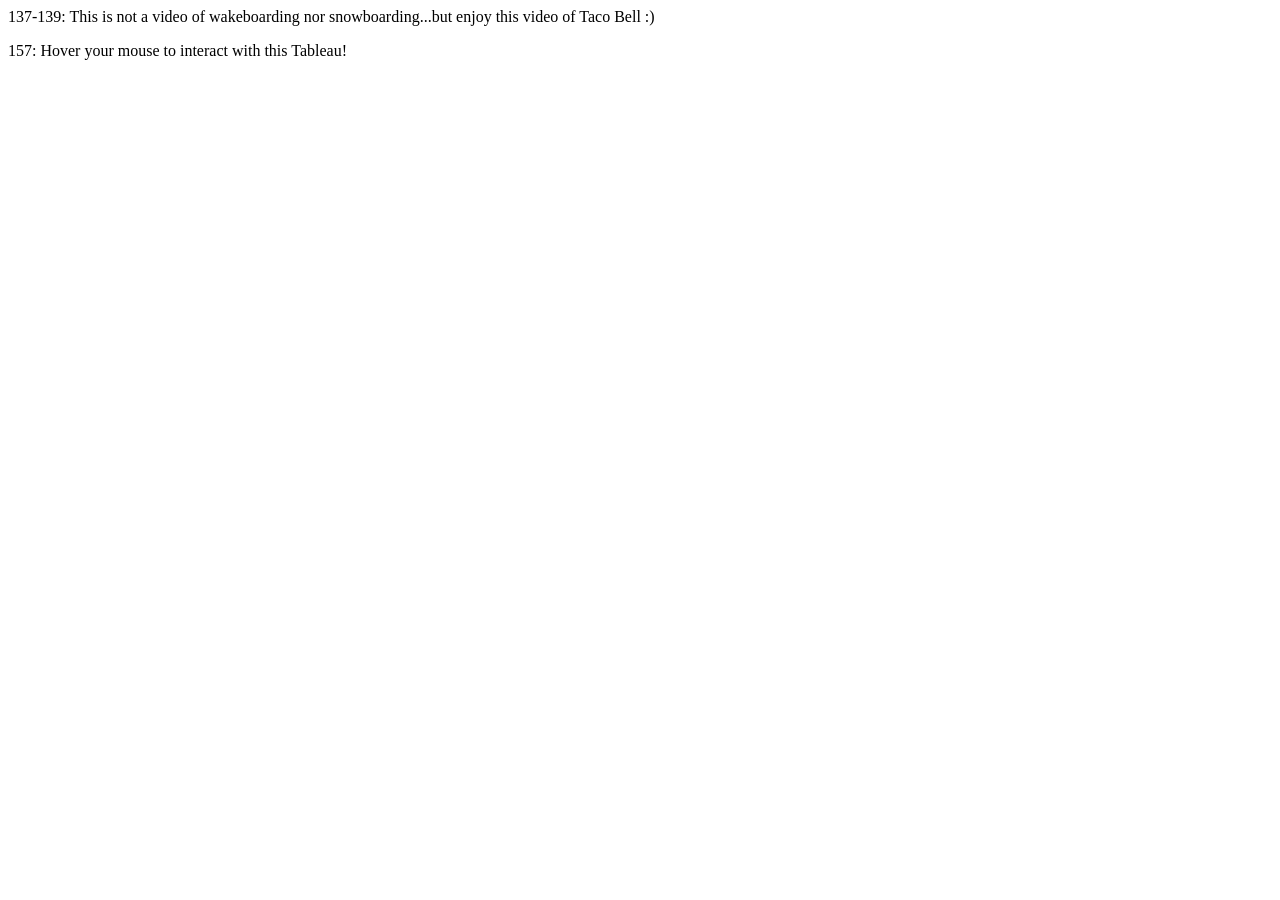
<file: scratch.html>
<html>
    <body>
        <!-- Other content -->
        <p>137-139: This is not a video of wakeboarding nor snowboarding...but enjoy this video of Taco Bell :)</p>
        <!-- Other content -->
        <p>157: Hover your mouse to interact with this Tableau!</p>
    </body>
</html>
</file>
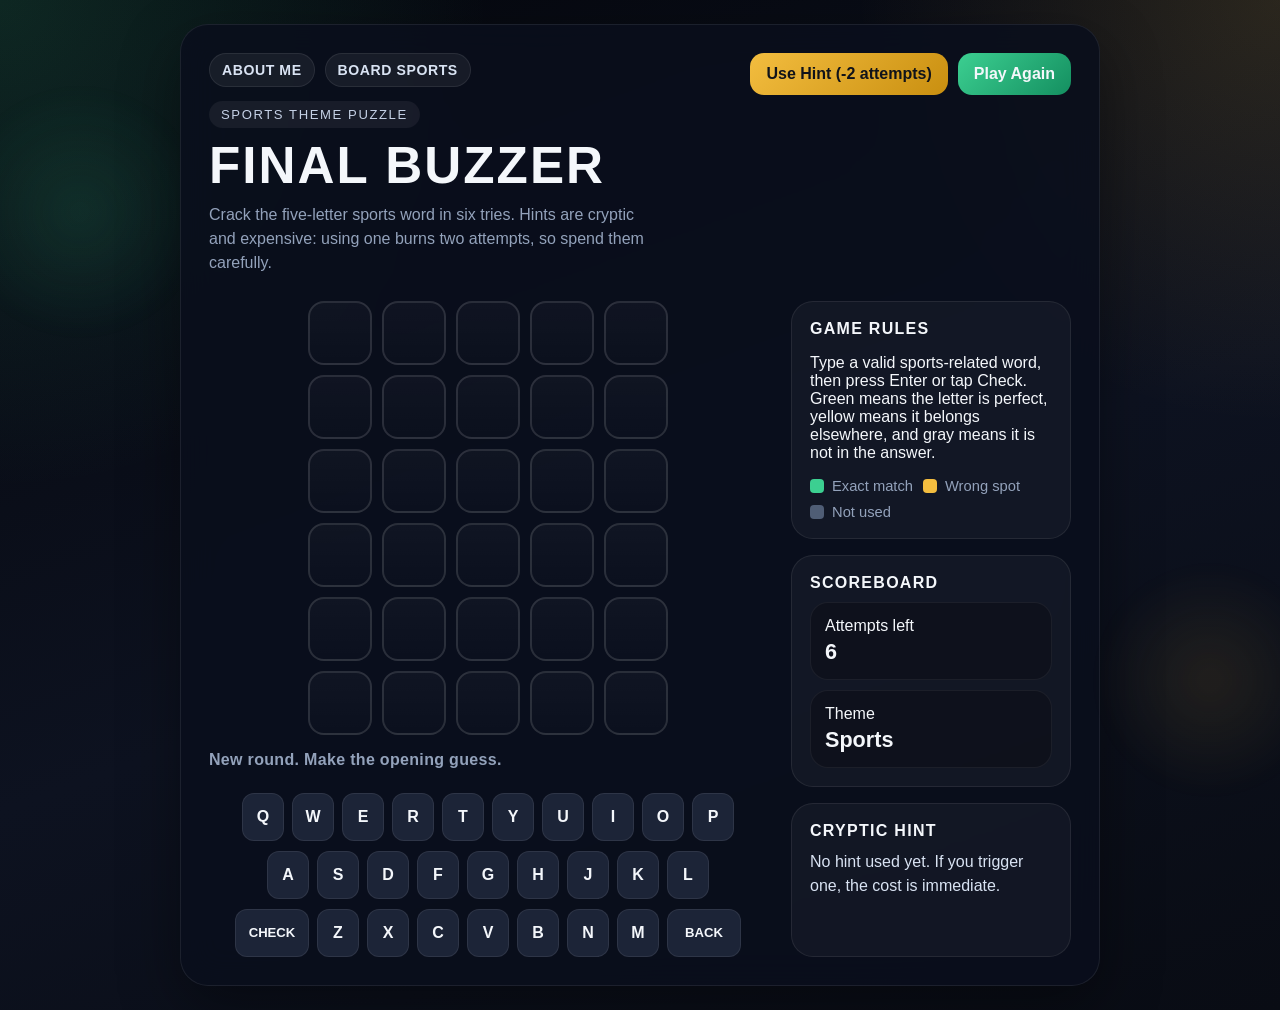
<file: sports-wordle/wordle-spoof.html>
<!DOCTYPE html>
<html lang="en">
<head>
    <meta charset="utf-8" />
    <meta name="viewport" content="width=device-width, initial-scale=1" />
    <title>Final Buzzer</title>
    <style>
        :root {
            --bg: #090c14;
            --bg-accent: #131a2b;
            --panel: rgba(10, 15, 29, 0.86);
            --panel-border: rgba(255, 255, 255, 0.08);
            --text: #f4f7fb;
            --muted: #93a2bb;
            --green: #3ccf91;
            --yellow: #f3bd3f;
            --gray: #4f5d75;
            --key: #1c2437;
            --danger: #ff6b6b;
            --shadow: 0 22px 60px rgba(0, 0, 0, 0.38);
        }

        * {
            box-sizing: border-box;
        }

        body {
            margin: 0;
            min-height: 100vh;
            display: flex;
            align-items: center;
            justify-content: center;
            padding: 24px;
            font-family: "Trebuchet MS", "Segoe UI", sans-serif;
            color: var(--text);
            background:
                radial-gradient(circle at top left, rgba(60, 207, 145, 0.16), transparent 30%),
                radial-gradient(circle at top right, rgba(243, 189, 63, 0.14), transparent 26%),
                linear-gradient(160deg, #05070d 0%, #0d1220 55%, #090c14 100%);
            overflow-x: hidden;
        }

        body::before,
        body::after {
            content: "";
            position: fixed;
            inset: auto;
            pointer-events: none;
            border-radius: 999px;
            filter: blur(8px);
            opacity: 0.6;
        }

        body::before {
            width: 280px;
            height: 280px;
            top: 8%;
            left: -60px;
            background: radial-gradient(circle, rgba(60, 207, 145, 0.18), transparent 65%);
        }

        body::after {
            width: 260px;
            height: 260px;
            right: -60px;
            bottom: 10%;
            background: radial-gradient(circle, rgba(243, 189, 63, 0.16), transparent 65%);
        }

        .app {
            width: min(100%, 920px);
            background: var(--panel);
            border: 1px solid var(--panel-border);
            border-radius: 28px;
            box-shadow: var(--shadow);
            backdrop-filter: blur(18px);
            padding: 28px;
            position: relative;
        }

        .topbar {
            display: flex;
            justify-content: space-between;
            align-items: flex-start;
            gap: 20px;
            margin-bottom: 26px;
        }

        .topbar-block {
            display: flex;
            flex-direction: column;
            gap: 14px;
        }

        .page-links {
            display: flex;
            flex-wrap: wrap;
            gap: 10px;
        }

        .page-links a {
            padding: 8px 12px;
            border-radius: 999px;
            background: rgba(255, 255, 255, 0.06);
            border: 1px solid rgba(255, 255, 255, 0.08);
            color: #d9e3f3;
            text-decoration: none;
            font-size: 0.88rem;
            font-weight: 700;
            letter-spacing: 0.04em;
            text-transform: uppercase;
            transition: background 0.16s ease, transform 0.16s ease;
        }

        .page-links a:hover {
            background: rgba(255, 255, 255, 0.12);
            transform: translateY(-1px);
        }

        .branding {
            max-width: 520px;
        }

        .eyebrow {
            display: inline-flex;
            align-items: center;
            gap: 8px;
            padding: 6px 12px;
            border-radius: 999px;
            background: rgba(255, 255, 255, 0.06);
            color: #c5d1e6;
            font-size: 0.82rem;
            letter-spacing: 0.12em;
            text-transform: uppercase;
            margin-bottom: 14px;
        }

        h1 {
            margin: 0;
            font-size: clamp(2.1rem, 4vw, 3.4rem);
            line-height: 0.95;
            letter-spacing: 0.04em;
            text-transform: uppercase;
        }

        .subtitle {
            margin: 12px 0 0;
            max-width: 50ch;
            color: var(--muted);
            line-height: 1.5;
        }

        .controls {
            display: flex;
            flex-wrap: wrap;
            justify-content: flex-end;
            gap: 10px;
        }

        button {
            border: 0;
            border-radius: 14px;
            padding: 12px 16px;
            font: inherit;
            font-weight: 700;
            color: var(--text);
            background: #1a2336;
            cursor: pointer;
            transition: transform 0.16s ease, background 0.16s ease, opacity 0.16s ease;
        }

        button:hover:not(:disabled) {
            transform: translateY(-1px);
            background: #24304a;
        }

        button:disabled {
            cursor: not-allowed;
            opacity: 0.5;
        }

        .hint-btn {
            background: linear-gradient(135deg, #f3bd3f, #c98f10);
            color: #10131a;
        }

        .play-btn {
            background: linear-gradient(135deg, #3ccf91, #148f60);
        }

        .layout {
            display: flex;
            flex-wrap: wrap;
            gap: 24px;
            align-items: flex-start;
        }

        .left-panel {
            flex: 1 1 380px;
        }

        .right-panel {
            flex: 0 1 280px;
            display: flex;
            flex-direction: column;
            gap: 16px;
        }

        .board {
            display: flex;
            flex-direction: column;
            gap: 10px;
        }

        .row {
            display: flex;
            gap: 10px;
            justify-content: center;
        }

        .tile {
            width: min(64px, 17vw);
            aspect-ratio: 1;
            border-radius: 16px;
            display: flex;
            align-items: center;
            justify-content: center;
            background: linear-gradient(180deg, rgba(255, 255, 255, 0.03), rgba(255, 255, 255, 0.01));
            border: 2px solid rgba(255, 255, 255, 0.12);
            color: var(--text);
            font-size: clamp(1.25rem, 2.6vw, 1.8rem);
            font-weight: 800;
            text-transform: uppercase;
            letter-spacing: 0.08em;
            transition: transform 0.18s ease, border-color 0.18s ease, background 0.18s ease;
        }

        .tile.filled {
            border-color: rgba(255, 255, 255, 0.28);
            animation: pop 0.18s ease;
        }

        .tile.correct {
            background: var(--green);
            border-color: var(--green);
            color: #08120d;
        }

        .tile.present {
            background: var(--yellow);
            border-color: var(--yellow);
            color: #151007;
        }

        .tile.absent {
            background: var(--gray);
            border-color: var(--gray);
        }

        .shake {
            animation: shake 0.42s ease;
        }

        .panel-card {
            background: rgba(255, 255, 255, 0.04);
            border: 1px solid rgba(255, 255, 255, 0.08);
            border-radius: 22px;
            padding: 18px;
        }

        .panel-card h2,
        .panel-card h3 {
            margin: 0 0 10px;
            font-size: 1rem;
            letter-spacing: 0.08em;
            text-transform: uppercase;
        }

        .meta-grid {
            display: flex;
            flex-wrap: wrap;
            gap: 10px;
        }

        .stat {
            flex: 1 1 120px;
            padding: 14px;
            border-radius: 18px;
            background: rgba(0, 0, 0, 0.22);
            border: 1px solid rgba(255, 255, 255, 0.06);
        }

        .stat strong {
            display: block;
            font-size: 1.35rem;
            margin-top: 4px;
        }

        .hint-box {
            min-height: 88px;
            color: #d9e3f3;
            line-height: 1.55;
        }

        .status {
            min-height: 24px;
            margin: 16px 0 18px;
            color: var(--muted);
            font-weight: 600;
            letter-spacing: 0.02em;
        }

        .status.error {
            color: var(--danger);
        }

        .keyboard {
            display: flex;
            flex-direction: column;
            gap: 10px;
            margin-top: 18px;
        }

        .keyboard-row {
            display: flex;
            justify-content: center;
            gap: 8px;
        }

        .key {
            min-width: 42px;
            padding: 14px 10px;
            border-radius: 12px;
            background: var(--key);
            border: 1px solid rgba(255, 255, 255, 0.08);
            color: var(--text);
            font-weight: 800;
            text-transform: uppercase;
        }

        .key.wide {
            min-width: 74px;
            font-size: 0.82rem;
        }

        .key.correct {
            background: var(--green);
            border-color: var(--green);
            color: #08120d;
        }

        .key.present {
            background: var(--yellow);
            border-color: var(--yellow);
            color: #151007;
        }

        .key.absent {
            background: var(--gray);
            border-color: var(--gray);
        }

        .legend {
            display: flex;
            flex-wrap: wrap;
            gap: 10px;
            margin-top: 14px;
            color: var(--muted);
            font-size: 0.92rem;
        }

        .legend-item {
            display: inline-flex;
            align-items: center;
            gap: 8px;
        }

        .swatch {
            width: 14px;
            height: 14px;
            border-radius: 4px;
        }

        .swatch.correct {
            background: var(--green);
        }

        .swatch.present {
            background: var(--yellow);
        }

        .swatch.absent {
            background: var(--gray);
        }

        .modal {
            position: fixed;
            inset: 0;
            display: none;
            align-items: center;
            justify-content: center;
            padding: 24px;
            background: rgba(2, 4, 10, 0.68);
            backdrop-filter: blur(10px);
        }

        .modal.open {
            display: flex;
        }

        .modal-card {
            width: min(100%, 420px);
            background: linear-gradient(180deg, rgba(24, 33, 52, 0.96), rgba(9, 12, 20, 0.98));
            border: 1px solid rgba(255, 255, 255, 0.08);
            border-radius: 26px;
            padding: 28px;
            box-shadow: var(--shadow);
            text-align: center;
        }

        .modal-card h2 {
            margin: 0 0 12px;
            font-size: 2rem;
            text-transform: uppercase;
            letter-spacing: 0.06em;
        }

        .modal-card p {
            margin: 0 0 20px;
            color: #d0dbed;
            line-height: 1.55;
        }

        @keyframes shake {
            0%, 100% { transform: translateX(0); }
            20% { transform: translateX(-8px); }
            40% { transform: translateX(7px); }
            60% { transform: translateX(-6px); }
            80% { transform: translateX(5px); }
        }

        @keyframes pop {
            0% { transform: scale(0.88); }
            65% { transform: scale(1.08); }
            100% { transform: scale(1); }
        }

        @media (max-width: 760px) {
            .app {
                padding: 20px;
                border-radius: 22px;
            }

            .topbar {
                flex-direction: column;
            }

            .controls {
                justify-content: flex-start;
            }

            .key {
                min-width: 32px;
                padding: 12px 8px;
                font-size: 0.84rem;
            }

            .key.wide {
                min-width: 60px;
            }
        }
    </style>
</head>
<body>
    <main class="app">
        <div class="topbar">
            <div class="topbar-block">
                <div class="page-links" aria-label="Project navigation">
                    <a href="../index.html">About Me</a>
                    <a href="../board-sports-project/scratch.html">Board Sports</a>
                </div>

                <div class="branding">
                    <div class="eyebrow">Sports Theme Puzzle</div>
                    <h1>Final Buzzer</h1>
                    <p class="subtitle">Crack the five-letter sports word in six tries. Hints are cryptic and expensive: using one burns two attempts, so spend them carefully.</p>
                </div>
            </div>
            <div class="controls">
                <button class="hint-btn" id="hint-button" type="button">Use Hint (-2 attempts)</button>
                <button class="play-btn" id="play-again" type="button">Play Again</button>
            </div>
        </div>

        <div class="layout">
            <section class="left-panel" aria-label="Game board and keyboard">
                <div class="board" id="board"></div>
                <div class="status" id="status" aria-live="polite"></div>
                <div class="keyboard" id="keyboard" aria-label="Virtual keyboard"></div>
            </section>

            <aside class="right-panel">
                <div class="panel-card">
                    <h2>Game Rules</h2>
                    <p>Type a valid sports-related word, then press Enter or tap Check. Green means the letter is perfect, yellow means it belongs elsewhere, and gray means it is not in the answer.</p>
                    <div class="legend">
                        <span class="legend-item"><span class="swatch correct"></span>Exact match</span>
                        <span class="legend-item"><span class="swatch present"></span>Wrong spot</span>
                        <span class="legend-item"><span class="swatch absent"></span>Not used</span>
                    </div>
                </div>

                <div class="panel-card">
                    <h3>Scoreboard</h3>
                    <div class="meta-grid">
                        <div class="stat">Attempts left<strong id="attempts-left">6</strong></div>
                        <div class="stat">Theme<strong>Sports</strong></div>
                    </div>
                </div>

                <div class="panel-card">
                    <h3>Cryptic Hint</h3>
                    <div class="hint-box" id="hint-text">No hint used yet. If you trigger one, the cost is immediate.</div>
                </div>
            </aside>
        </div>
    </main>

    <div class="modal" id="result-modal" aria-hidden="true">
        <div class="modal-card">
            <h2 id="modal-title">Victory</h2>
            <p id="modal-message"></p>
            <button class="play-btn" id="modal-play-again" type="button">Play Again</button>
        </div>
    </div>

    <script>
        const WORD_BANK = [
            { answer: "GOALS", hint: "How matches are won: nets disturbed, scoreboard changed." },
            { answer: "RACER", hint: "A speed merchant who chases the line before the pack does." },
            { answer: "SERVE", hint: "The point begins when this is launched over the net." },
            { answer: "SKATE", hint: "Blades, balance, and frozen momentum." },
            { answer: "BOXER", hint: "Gloves on, guard up, ropes waiting." },
            { answer: "TRACK", hint: "Lanes, spikes, and split-second margins." },
            { answer: "ROWER", hint: "Backwards motion, forward progress, oars in sync." },
            { answer: "PITCH", hint: "It is where baseball begins and soccer unfolds." },
            { answer: "BOWLS", hint: "Crashes pins in one sport, glides stones in another soundalike world." },
            { answer: "DARTS", hint: "Tiny flights, narrow target, pub-side precision." }
        ];

        const VALID_WORDS = new Set([
            "GOALS", "RACER", "SERVE", "SKATE", "BOXER", "TRACK", "ROWER", "PITCH", "BOWLS", "DARTS",
            "SPORT", "COURT", "ARENA", "MEDAL", "COACH", "TEAMS", "SHOTS", "CATCH", "SWING", "BATTY",
            "RUGBY", "TENNIS", "SOCCER", "BOXER", "SKATE", "RACER", "ROWER", "TRACK", "PITCH", "GOALS"
        ]);

        const MAX_ATTEMPTS = 6;
        const WORD_LENGTH = 5;
        const KEYBOARD_ROWS = [
            ["Q", "W", "E", "R", "T", "Y", "U", "I", "O", "P"],
            ["A", "S", "D", "F", "G", "H", "J", "K", "L"],
            ["ENTER", "Z", "X", "C", "V", "B", "N", "M", "BACK"]
        ];
        const STATE_RANK = { absent: 1, present: 2, correct: 3 };

        const boardElement = document.getElementById("board");
        const keyboardElement = document.getElementById("keyboard");
        const statusElement = document.getElementById("status");
        const attemptsLeftElement = document.getElementById("attempts-left");
        const hintTextElement = document.getElementById("hint-text");
        const hintButton = document.getElementById("hint-button");
        const playAgainButton = document.getElementById("play-again");
        const modal = document.getElementById("result-modal");
        const modalTitle = document.getElementById("modal-title");
        const modalMessage = document.getElementById("modal-message");
        const modalPlayAgain = document.getElementById("modal-play-again");

        let secretWord = "";
        let secretHint = "";
        let currentRow = 0;
        let currentGuess = "";
        let gameOver = false;
        let hintUsed = false;
        let attemptsSpent = 0;
        let boardTiles = [];
        let keyStates = {};

        function randomWord() {
            return WORD_BANK[Math.floor(Math.random() * WORD_BANK.length)];
        }

        function buildBoard() {
            boardElement.innerHTML = "";
            boardTiles = [];

            for (let rowIndex = 0; rowIndex < MAX_ATTEMPTS; rowIndex += 1) {
                const row = document.createElement("div");
                row.className = "row";
                const tileRow = [];

                for (let colIndex = 0; colIndex < WORD_LENGTH; colIndex += 1) {
                    const tile = document.createElement("div");
                    tile.className = "tile";
                    row.appendChild(tile);
                    tileRow.push(tile);
                }

                boardElement.appendChild(row);
                boardTiles.push(tileRow);
            }
        }

        function buildKeyboard() {
            keyboardElement.innerHTML = "";

            KEYBOARD_ROWS.forEach((letters) => {
                const row = document.createElement("div");
                row.className = "keyboard-row";

                letters.forEach((label) => {
                    const key = document.createElement("button");
                    key.type = "button";
                    key.className = "key" + (label.length > 1 ? " wide" : "");
                    key.textContent = label === "BACK" ? "Back" : label === "ENTER" ? "Check" : label;
                    key.dataset.key = label;
                    key.addEventListener("click", () => handleKeyInput(label));
                    row.appendChild(key);
                });

                keyboardElement.appendChild(row);
            });
        }

        function updateAttemptsLeft() {
            attemptsLeftElement.textContent = String(Math.max(0, MAX_ATTEMPTS - attemptsSpent));
        }

        function setStatus(message, isError) {
            statusElement.textContent = message;
            statusElement.classList.toggle("error", Boolean(isError));
        }

        function refreshCurrentRow() {
            const tiles = boardTiles[currentRow] || [];

            tiles.forEach((tile, index) => {
                const letter = currentGuess[index] || "";
                tile.textContent = letter;
                tile.classList.remove("filled");
                if (letter) {
                    tile.classList.add("filled");
                }
            });
        }

        function markRowInvalid() {
            const row = boardElement.children[currentRow];
            if (!row) {
                return;
            }
            row.classList.remove("shake");
            void row.offsetWidth;
            row.classList.add("shake");
        }

        function evaluateGuess(guess, answer) {
            const result = Array(WORD_LENGTH).fill("absent");
            const remaining = {};

            for (let index = 0; index < WORD_LENGTH; index += 1) {
                if (guess[index] === answer[index]) {
                    result[index] = "correct";
                } else {
                    remaining[answer[index]] = (remaining[answer[index]] || 0) + 1;
                }
            }

            for (let index = 0; index < WORD_LENGTH; index += 1) {
                if (result[index] !== "absent") {
                    continue;
                }

                const letter = guess[index];
                if (remaining[letter] > 0) {
                    result[index] = "present";
                    remaining[letter] -= 1;
                }
            }

            return result;
        }

        function updateKeyboard(guess, evaluation) {
            guess.split("").forEach((letter, index) => {
                const nextState = evaluation[index];
                const currentState = keyStates[letter];
                if (!currentState || STATE_RANK[nextState] > STATE_RANK[currentState]) {
                    keyStates[letter] = nextState;
                }
            });

            document.querySelectorAll(".key[data-key]").forEach((key) => {
                const label = key.dataset.key;
                if (label.length !== 1) {
                    return;
                }

                key.classList.remove("correct", "present", "absent");
                if (keyStates[label]) {
                    key.classList.add(keyStates[label]);
                }
            });
        }

        function revealGuess(guess, evaluation) {
            const tiles = boardTiles[currentRow];
            tiles.forEach((tile, index) => {
                tile.textContent = guess[index];
                tile.classList.remove("filled");
                tile.classList.add(evaluation[index]);
            });
            updateKeyboard(guess, evaluation);
        }

        function openModal(title, message) {
            modalTitle.textContent = title;
            modalMessage.textContent = message;
            modal.classList.add("open");
            modal.setAttribute("aria-hidden", "false");
        }

        function closeModal() {
            modal.classList.remove("open");
            modal.setAttribute("aria-hidden", "true");
        }

        function finishGame(won) {
            gameOver = true;
            hintButton.disabled = true;
            if (won) {
                openModal("You Win", "You called the play and solved the puzzle: " + secretWord + ".");
                setStatus("Perfect read. You solved it in time.", false);
            } else {
                openModal("Game Over", "The answer was " + secretWord + ". Reset and take another shot.");
                setStatus("Out of attempts. The game is over.", true);
            }
        }

        function spendAttempts(amount) {
            attemptsSpent = Math.min(MAX_ATTEMPTS, attemptsSpent + amount);
            updateAttemptsLeft();
        }

        function checkGuess() {
            if (gameOver) {
                return;
            }

            if (currentGuess.length !== WORD_LENGTH) {
                setStatus("Enter a five-letter sports word.", true);
                markRowInvalid();
                return;
            }

            if (!VALID_WORDS.has(currentGuess)) {
                setStatus("That word is not in the sports playbook.", true);
                markRowInvalid();
                return;
            }

            const evaluation = evaluateGuess(currentGuess, secretWord);
            revealGuess(currentGuess, evaluation);
            spendAttempts(1);

            if (currentGuess === secretWord) {
                finishGame(true);
                return;
            }

            currentRow += 1;
            currentGuess = "";

            if (attemptsSpent >= MAX_ATTEMPTS || currentRow >= MAX_ATTEMPTS) {
                finishGame(false);
                return;
            }

            setStatus("Keep reading the defense.", false);
        }

        function submitGuess() {
            checkGuess();
        }

        function useHint() {
            if (gameOver || hintUsed) {
                return;
            }

            hintUsed = true;
            hintButton.disabled = true;
            hintTextElement.textContent = secretHint;
            spendAttempts(2);
            setStatus("Hint used. Two attempts are gone.", false);

            if (attemptsSpent >= MAX_ATTEMPTS) {
                finishGame(false);
            }
        }

        function handleKeyInput(key) {
            if (gameOver) {
                return;
            }

            if (key === "ENTER") {
                submitGuess();
                return;
            }

            if (key === "BACK") {
                currentGuess = currentGuess.slice(0, -1);
                refreshCurrentRow();
                return;
            }

            if (/^[A-Z]$/.test(key) && currentGuess.length < WORD_LENGTH) {
                currentGuess += key;
                refreshCurrentRow();
            }
        }

        function handlePhysicalKeyboard(event) {
            if (modal.classList.contains("open") && event.key === "Escape") {
                closeModal();
                return;
            }

            if (gameOver) {
                return;
            }

            const key = event.key.toUpperCase();
            if (key === "ENTER") {
                handleKeyInput("ENTER");
            } else if (key === "BACKSPACE") {
                handleKeyInput("BACK");
            } else if (/^[A-Z]$/.test(key)) {
                handleKeyInput(key);
            }
        }

        function resetGame() {
            const selection = randomWord();
            secretWord = selection.answer;
            secretHint = selection.hint;
            currentRow = 0;
            currentGuess = "";
            gameOver = false;
            hintUsed = false;
            attemptsSpent = 0;
            keyStates = {};

            buildBoard();
            buildKeyboard();
            updateAttemptsLeft();
            setStatus("New round. Make the opening guess.", false);
            hintTextElement.textContent = "No hint used yet. If you trigger one, the cost is immediate.";
            hintButton.disabled = false;
            closeModal();
        }

        hintButton.addEventListener("click", useHint);
        playAgainButton.addEventListener("click", resetGame);
        modalPlayAgain.addEventListener("click", resetGame);
        modal.addEventListener("click", (event) => {
            if (event.target === modal) {
                closeModal();
            }
        });
        document.addEventListener("keydown", handlePhysicalKeyboard);

        resetGame();
    </script>
</body>
</html>
</file>
